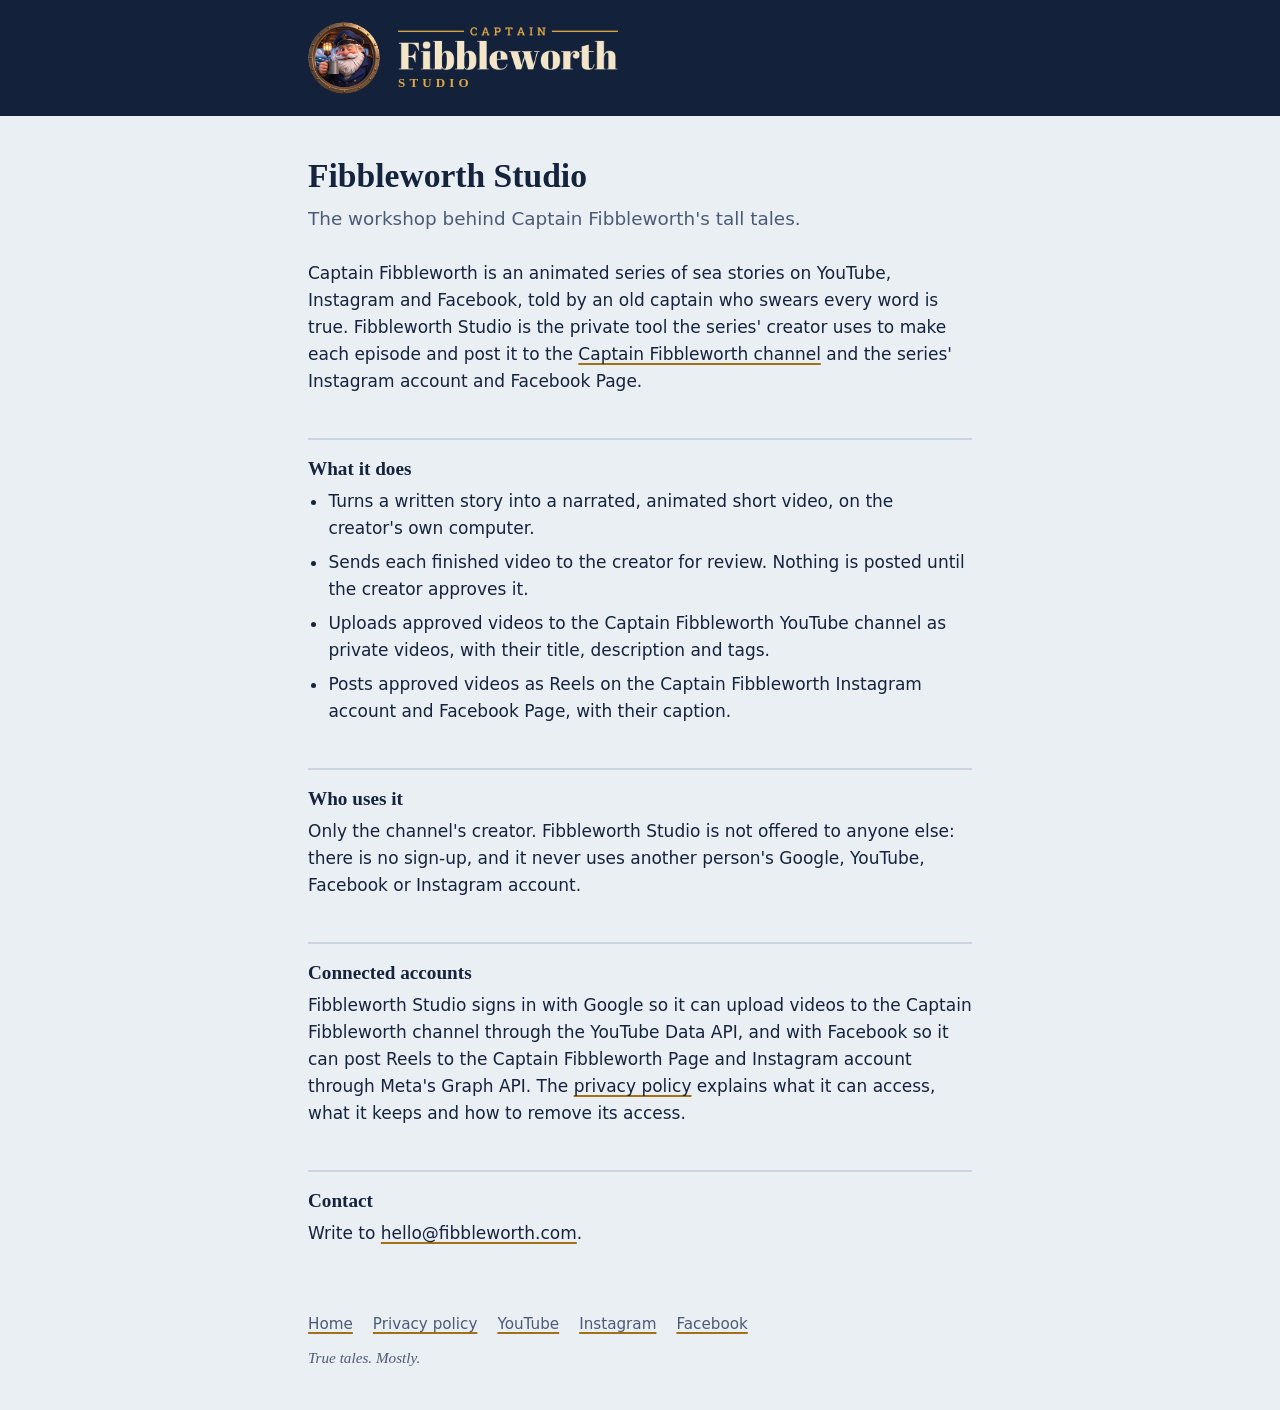
<file: index.html>
<!doctype html>
<html lang="en">
<head>
<meta charset="utf-8">
<meta name="viewport" content="width=device-width, initial-scale=1, viewport-fit=cover">
<title>Fibbleworth Studio</title>
<meta name="description" content="Fibbleworth Studio is the private tool behind Captain Fibbleworth's animated tall tales on YouTube, Instagram and Facebook.">
<link rel="icon" type="image/png" sizes="32x32" href="img/favicon-32.png">
<link rel="apple-touch-icon" href="img/apple-touch-icon.png">
<link rel="stylesheet" href="style.css">
</head>
<body>
<header class="band">
  <div class="band-inner">
    <a href="./" aria-label="Fibbleworth Studio home">
      <img class="porthole" src="img/porthole.png" alt="" width="72" height="72">
      <span class="lockup">
        <img class="wordmark" src="img/wordmark-cream.png" alt="Captain Fibbleworth" width="220" height="43">
        <span class="studio">Studio</span>
      </span>
    </a>
  </div>
</header>

<main>
  <h1>Fibbleworth Studio</h1>
  <p class="lead">The workshop behind Captain Fibbleworth's tall tales.</p>
  <p>Captain Fibbleworth is an animated series of sea stories on YouTube, Instagram and Facebook, told by an old
    captain who swears every word is true. Fibbleworth Studio is the private tool the series' creator uses to make each
    episode and post it to the <a href="https://www.youtube.com/@fibbleworth">Captain Fibbleworth channel</a> and the
    series' Instagram account and Facebook Page.</p>

  <h2>What it does</h2>
  <ul>
    <li>Turns a written story into a narrated, animated short video, on the creator's own computer.</li>
    <li>Sends each finished video to the creator for review. Nothing is posted until the creator approves it.</li>
    <li>Uploads approved videos to the Captain Fibbleworth YouTube channel as private videos, with their title,
      description and tags.</li>
    <li>Posts approved videos as Reels on the Captain Fibbleworth Instagram account and Facebook Page, with their
      caption.</li>
  </ul>

  <h2>Who uses it</h2>
  <p>Only the channel's creator. Fibbleworth Studio is not offered to anyone else: there is no sign-up, and it never
    uses another person's Google, YouTube, Facebook or Instagram account.</p>

  <h2>Connected accounts</h2>
  <p>Fibbleworth Studio signs in with Google so it can upload videos to the Captain Fibbleworth channel through the
    YouTube Data API, and with Facebook so it can post Reels to the Captain Fibbleworth Page and Instagram account
    through Meta's Graph API. The <a href="privacy.html">privacy policy</a> explains what it can access, what it keeps
    and how to remove its access.</p>

  <h2>Contact</h2>
  <p>Write to <a href="mailto:hello@fibbleworth.com">hello@fibbleworth.com</a>.</p>
</main>

<footer>
  <nav aria-label="Pages">
    <a href="./">Home</a>
    <a href="privacy.html">Privacy policy</a>
    <a href="https://www.youtube.com/@fibbleworth">YouTube</a>
    <a href="https://www.instagram.com/fibbleworth/">Instagram</a>
    <a href="https://www.facebook.com/fibbleworth">Facebook</a>
  </nav>
  <p class="tagline">True tales. Mostly.</p>
</footer>
</body>
</html>
</file>
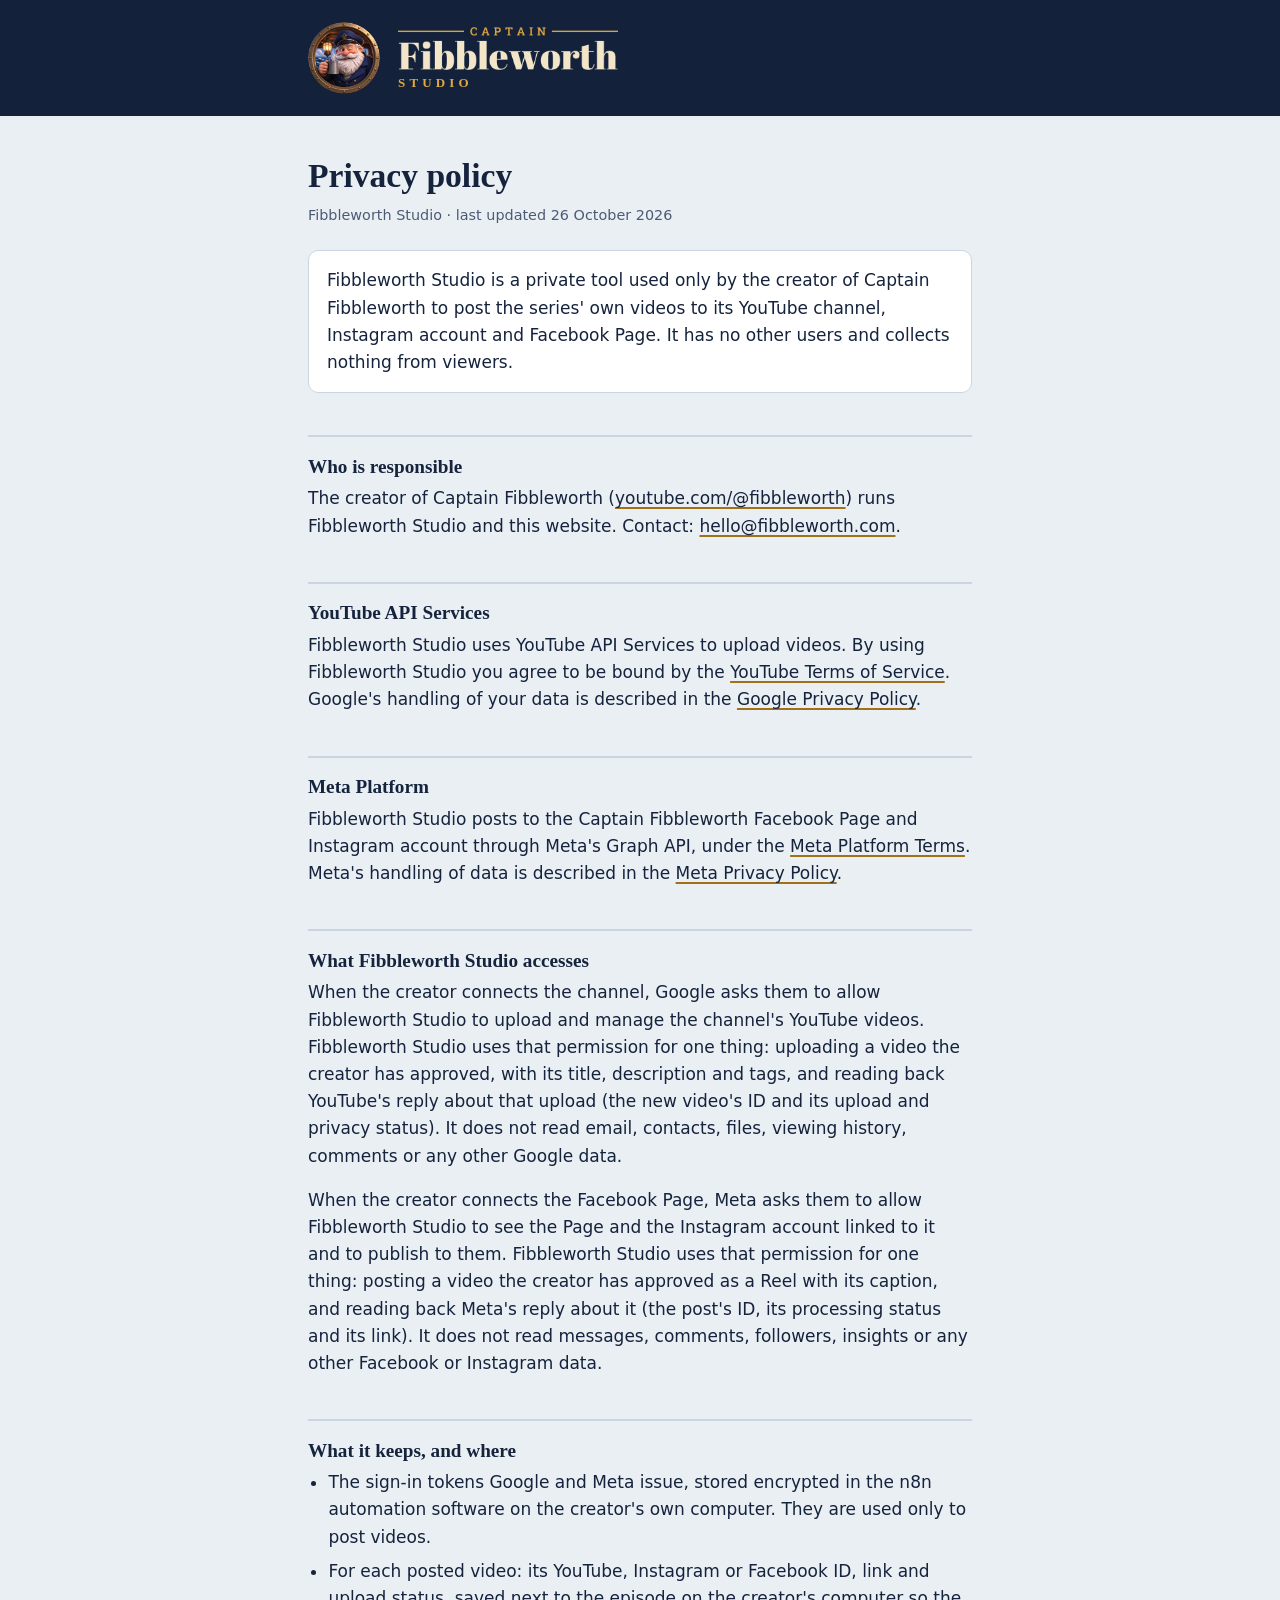
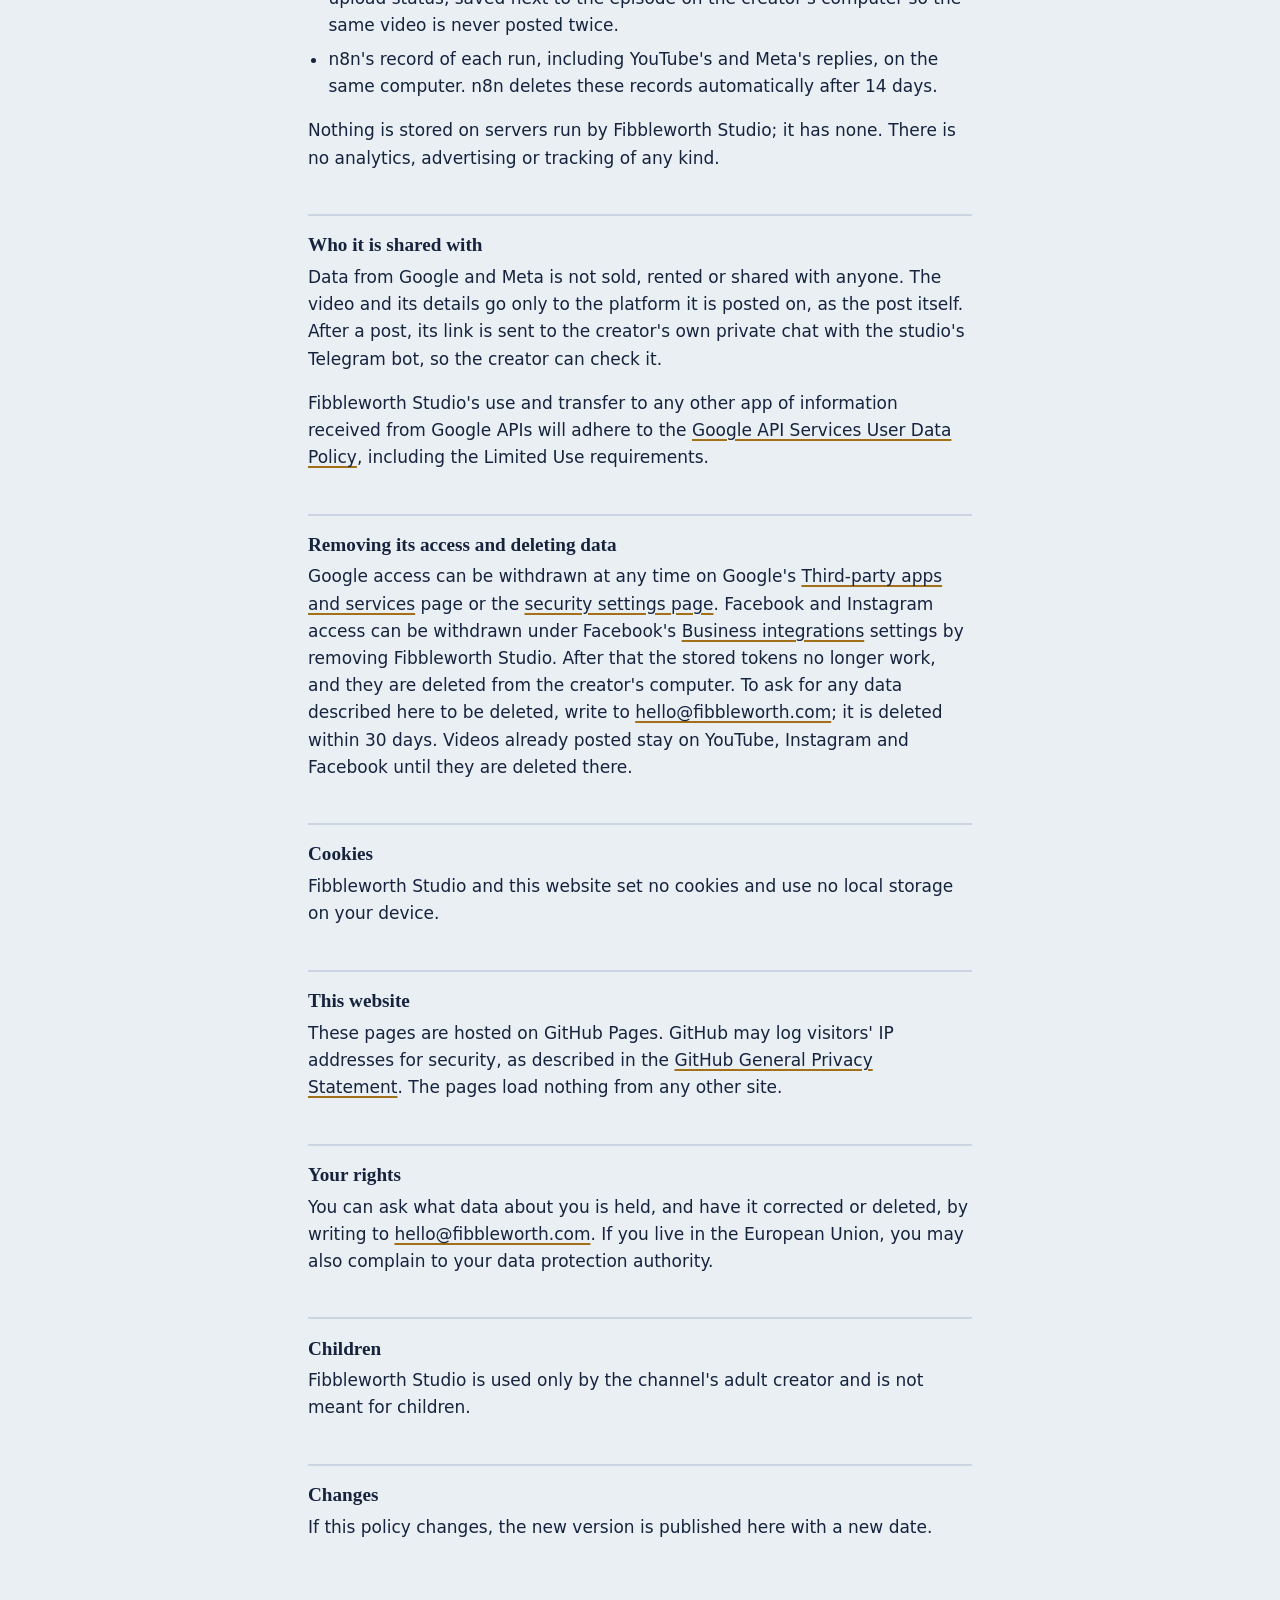
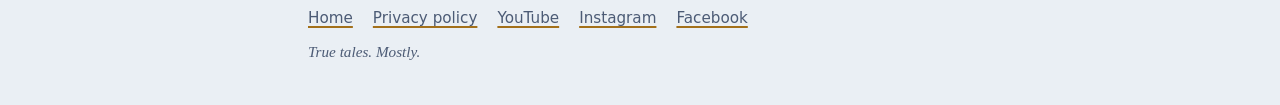
<file: privacy.html>
<!doctype html>
<html lang="en">
<head>
<meta charset="utf-8">
<meta name="viewport" content="width=device-width, initial-scale=1, viewport-fit=cover">
<title>Privacy policy · Fibbleworth Studio</title>
<meta name="description" content="How Fibbleworth Studio handles the Google, YouTube, Facebook and Instagram access it uses to post Captain Fibbleworth videos.">
<link rel="icon" type="image/png" sizes="32x32" href="img/favicon-32.png">
<link rel="apple-touch-icon" href="img/apple-touch-icon.png">
<link rel="stylesheet" href="style.css">
</head>
<body>
<header class="band">
  <div class="band-inner">
    <a href="./" aria-label="Fibbleworth Studio home">
      <img class="porthole" src="img/porthole.png" alt="" width="72" height="72">
      <span class="lockup">
        <img class="wordmark" src="img/wordmark-cream.png" alt="Captain Fibbleworth" width="220" height="43">
        <span class="studio">Studio</span>
      </span>
    </a>
  </div>
</header>

<main>
  <h1>Privacy policy</h1>
  <p class="meta">Fibbleworth Studio · last updated 26 October 2026</p>

  <div class="note">
    <p>Fibbleworth Studio is a private tool used only by the creator of Captain Fibbleworth to post the series' own
      videos to its YouTube channel, Instagram account and Facebook Page. It has no other users and collects nothing
      from viewers.</p>
  </div>

  <h2>Who is responsible</h2>
  <p>The creator of Captain Fibbleworth (<a href="https://www.youtube.com/@fibbleworth">youtube.com/@fibbleworth</a>)
    runs Fibbleworth Studio and this website. Contact: <a href="mailto:hello@fibbleworth.com">hello@fibbleworth.com</a>.</p>

  <h2>YouTube API Services</h2>
  <p>Fibbleworth Studio uses YouTube API Services to upload videos. By using Fibbleworth Studio you agree to be bound
    by the <a href="https://www.youtube.com/t/terms">YouTube Terms of Service</a>. Google's handling of your data is
    described in the <a href="https://policies.google.com/privacy">Google Privacy Policy</a>.</p>

  <h2>Meta Platform</h2>
  <p>Fibbleworth Studio posts to the Captain Fibbleworth Facebook Page and Instagram account through Meta's Graph API,
    under the <a href="https://developers.facebook.com/terms/">Meta Platform Terms</a>. Meta's handling of data is
    described in the <a href="https://www.facebook.com/privacy/policy/">Meta Privacy Policy</a>.</p>

  <h2>What Fibbleworth Studio accesses</h2>
  <p>When the creator connects the channel, Google asks them to allow Fibbleworth Studio to upload and manage the
    channel's YouTube videos. Fibbleworth Studio uses that permission for one thing: uploading a video the creator has
    approved, with its title, description and tags, and reading back YouTube's reply about that upload (the new
    video's ID and its upload and privacy status). It does not read email, contacts, files, viewing history,
    comments or any other Google data.</p>
  <p>When the creator connects the Facebook Page, Meta asks them to allow Fibbleworth Studio to see the Page and the
    Instagram account linked to it and to publish to them. Fibbleworth Studio uses that permission for one thing:
    posting a video the creator has approved as a Reel with its caption, and reading back Meta's reply about it (the
    post's ID, its processing status and its link). It does not read messages, comments, followers, insights or any
    other Facebook or Instagram data.</p>

  <h2>What it keeps, and where</h2>
  <ul>
    <li>The sign-in tokens Google and Meta issue, stored encrypted in the n8n automation software on the creator's
      own computer. They are used only to post videos.</li>
    <li>For each posted video: its YouTube, Instagram or Facebook ID, link and upload status, saved next to the
      episode on the creator's computer so the same video is never posted twice.</li>
    <li>n8n's record of each run, including YouTube's and Meta's replies, on the same computer. n8n deletes these
      records automatically after 14 days.</li>
  </ul>
  <p>Nothing is stored on servers run by Fibbleworth Studio; it has none. There is no analytics, advertising or
    tracking of any kind.</p>

  <h2>Who it is shared with</h2>
  <p>Data from Google and Meta is not sold, rented or shared with anyone. The video and its details go only to the
    platform it is posted on, as the post itself. After a post, its link is sent to the creator's own private chat
    with the studio's Telegram bot, so the creator can check it.</p>
  <p>Fibbleworth Studio's use and transfer to any other app of information received from Google APIs will adhere to
    the <a href="https://developers.google.com/terms/api-services-user-data-policy">Google API Services User Data
    Policy</a>, including the Limited Use requirements.</p>

  <h2 id="removing">Removing its access and deleting data</h2>
  <p>Google access can be withdrawn at any time on Google's <a href="https://myaccount.google.com/connections">Third-party
    apps and services</a> page or the <a href="https://security.google.com/settings/security/permissions">security
    settings page</a>. Facebook and Instagram access can be withdrawn under Facebook's
    <a href="https://www.facebook.com/settings/?tab=business_tools">Business integrations</a> settings by removing
    Fibbleworth Studio. After that the stored tokens no longer work, and they are deleted from the creator's computer.
    To ask for any data described here to be deleted, write to
    <a href="mailto:hello@fibbleworth.com">hello@fibbleworth.com</a>; it is deleted within 30 days. Videos already
    posted stay on YouTube, Instagram and Facebook until they are deleted there.</p>

  <h2>Cookies</h2>
  <p>Fibbleworth Studio and this website set no cookies and use no local storage on your device.</p>

  <h2>This website</h2>
  <p>These pages are hosted on GitHub Pages. GitHub may log visitors' IP addresses for security, as described in the
    <a href="https://docs.github.com/en/site-policy/privacy-policies/github-general-privacy-statement">GitHub General
    Privacy Statement</a>. The pages load nothing from any other site.</p>

  <h2>Your rights</h2>
  <p>You can ask what data about you is held, and have it corrected or deleted, by writing to
    <a href="mailto:hello@fibbleworth.com">hello@fibbleworth.com</a>. If you live in the European Union, you may also
    complain to your data protection authority.</p>

  <h2>Children</h2>
  <p>Fibbleworth Studio is used only by the channel's adult creator and is not meant for children.</p>

  <h2>Changes</h2>
  <p>If this policy changes, the new version is published here with a new date.</p>
</main>

<footer>
  <nav aria-label="Pages">
    <a href="./">Home</a>
    <a href="privacy.html">Privacy policy</a>
    <a href="https://www.youtube.com/@fibbleworth">YouTube</a>
    <a href="https://www.instagram.com/fibbleworth/">Instagram</a>
    <a href="https://www.facebook.com/fibbleworth">Facebook</a>
  </nav>
  <p class="tagline">True tales. Mostly.</p>
</footer>
</body>
</html>
</file>
<file: style.css>
/* Fibbleworth Studio's public pages: the studio dashboard's tokens (bible/brand.md colours), a coat-navy band with
   the porthole and wordmark, then one reading column. No web fonts, so the pages make no third-party requests. */
:root {
  --bg: #eaeff4;
  --surface: #ffffff;
  --ink: #15233d;
  --ink-2: #4c5b75;
  --line: #cbd5e1;
  --band: #13213b;     /* the Captain's coat, in both themes */
  --brass: #e0a842;
  --rule: #a3701a;     /* dark brass: rules and underlines on light ground */
  --cream: #f3e6c8;
  --display: "Roboto Slab", Rockwell, "Rockwell Nova", Georgia, serif;
  --body: -apple-system, BlinkMacSystemFont, "Segoe UI", system-ui, sans-serif;
}
@media (prefers-color-scheme: dark) {
  :root {
    --bg: #0b1424; --surface: #121e35; --ink: #e8edf6; --ink-2: #9aa9c4; --line: #263555; --rule: #e0a842;
    color-scheme: dark;
  }
}

* { box-sizing: border-box; }
body { margin: 0; background: var(--bg); color: var(--ink); font: 17px/1.6 var(--body); }

.band { background: var(--band); color: var(--cream); }
.band-inner, main, footer {
  max-width: 44rem; margin: 0 auto;
  padding-left: max(20px, env(safe-area-inset-left, 0px)); padding-right: max(20px, env(safe-area-inset-right, 0px));
}
.band-inner { display: flex; align-items: center; gap: 18px; padding-block: 22px; }
.band a { display: flex; align-items: center; gap: 18px; color: inherit; text-decoration: none; }
.porthole { width: 72px; height: 72px; border-radius: 50%; flex: none; }
.lockup { display: grid; gap: 6px; }
.wordmark { width: 220px; max-width: 100%; height: auto; display: block; }
.studio { font: 600 13px/1 var(--display); letter-spacing: 0.32em; text-transform: uppercase; color: var(--brass); }

main { padding-block: 40px 24px; }
h1, h2 { font-family: var(--display); font-weight: 600; line-height: 1.2; text-wrap: balance; }
h1 { font-size: 2.1rem; margin: 0 0 8px; }
h2 { font-size: 1.2rem; margin: 2.2em 0 0.4em; padding-top: 0.9em; border-top: 2px solid var(--line); }
.lead { font-size: 1.15rem; color: var(--ink-2); margin: 0 0 1.4em; }
.meta { font-size: 0.9rem; color: var(--ink-2); margin: 0 0 1.6em; }
p, ul { margin: 0 0 1em; }
ul { padding-left: 1.2em; }
li + li { margin-top: 0.4em; }
a { color: inherit; text-decoration-color: var(--rule); text-decoration-thickness: 2px; text-underline-offset: 3px; }
a:hover { text-decoration-color: currentColor; }
a:focus-visible { outline: 3px solid var(--brass); outline-offset: 2px; border-radius: 2px; }
.note { background: var(--surface); border: 1px solid var(--line); border-radius: 10px; padding: 16px 18px; }
.note p:last-child { margin-bottom: 0; }

footer { padding-block: 24px 40px; color: var(--ink-2); font-size: 0.95rem; }
footer nav { display: flex; flex-wrap: wrap; gap: 8px 20px; margin-bottom: 10px; }
.tagline { font-family: var(--display); font-style: italic; margin: 0; }

@media (max-width: 480px) {
  body { font-size: 16px; }
  .porthole { width: 56px; height: 56px; }
  .wordmark { width: 170px; }
  h1 { font-size: 1.7rem; }
}
</file>
